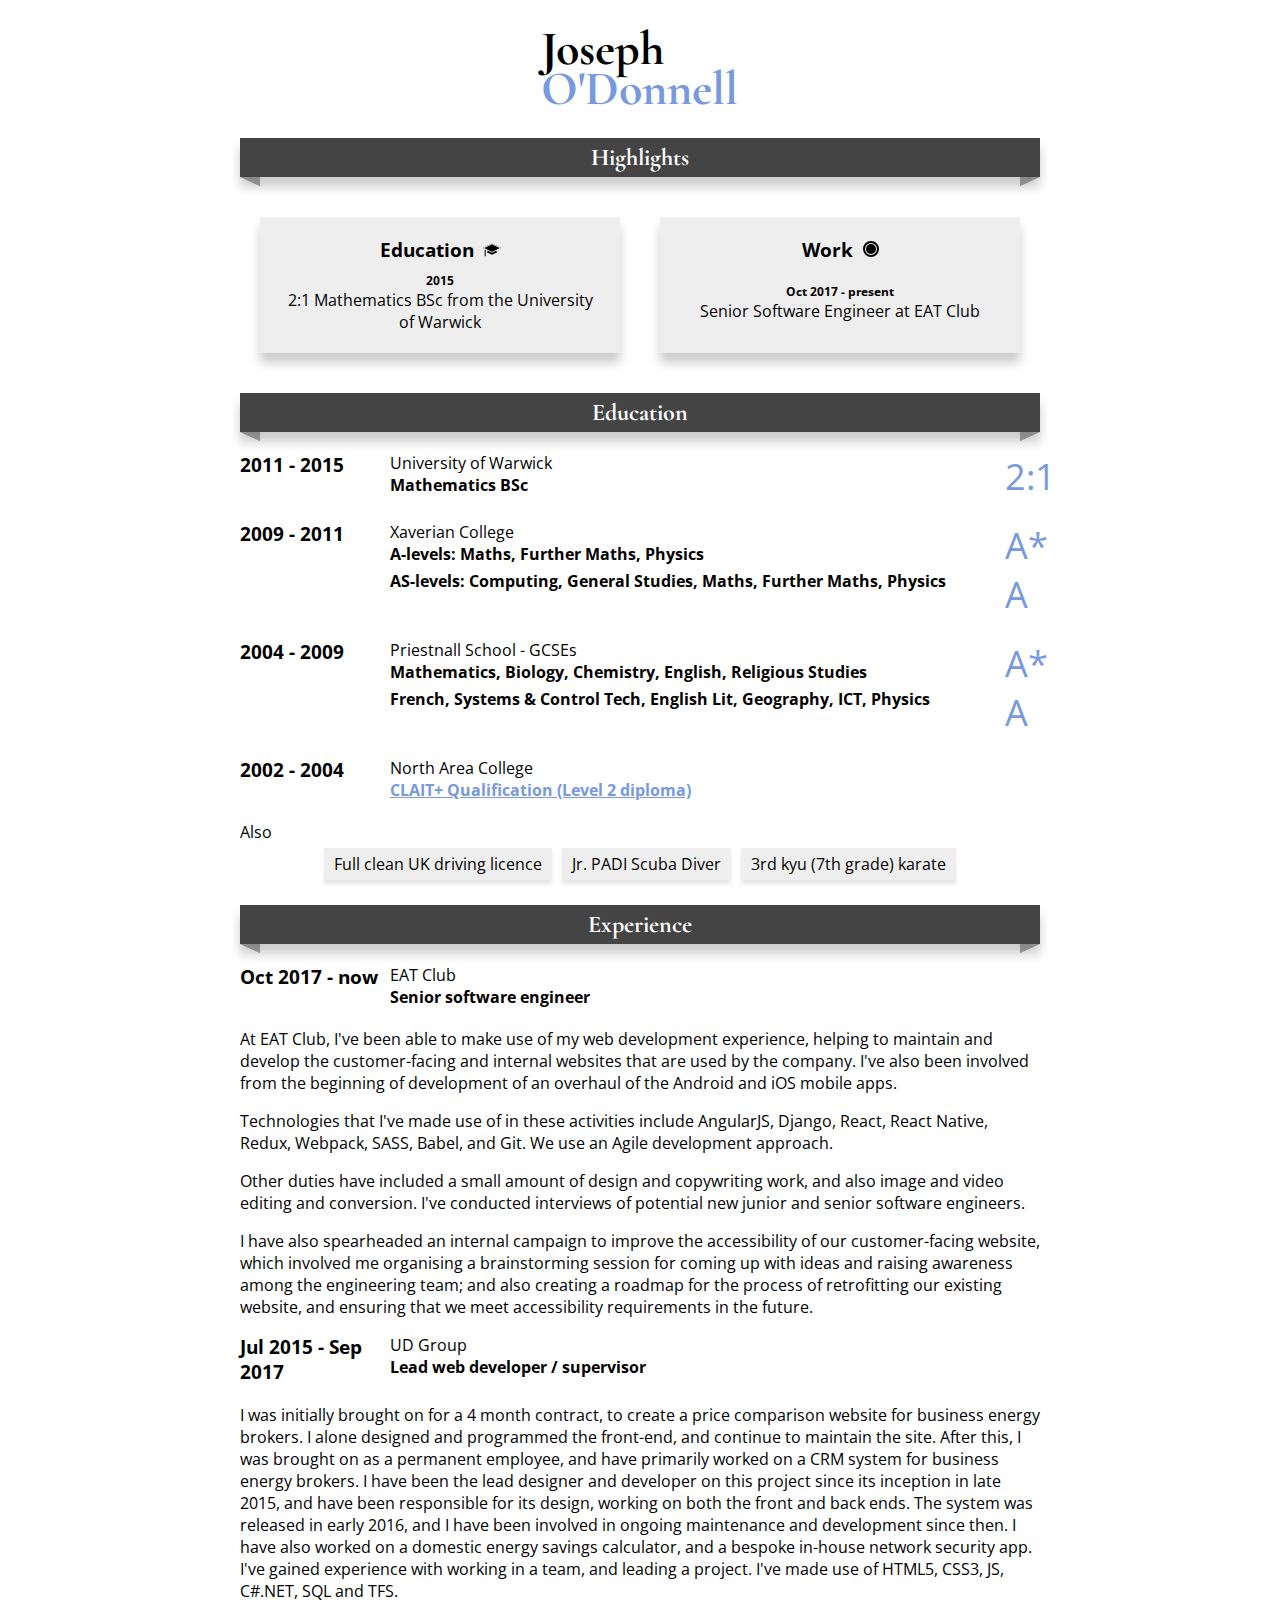
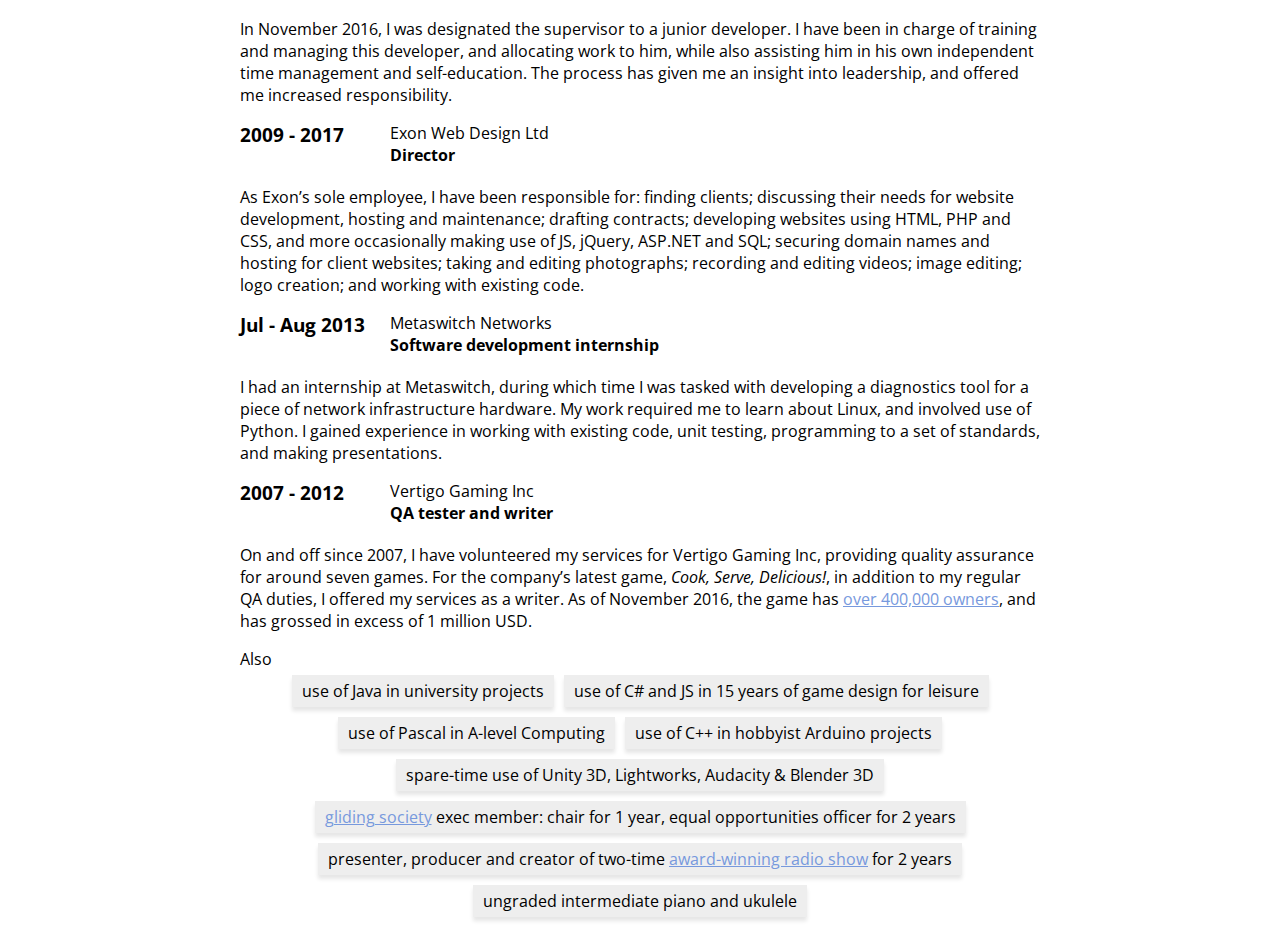
<file: index.html>
<!doctype html>
<html>
  <head>
      <meta charset="utf-8">
      <meta name="viewport" content="width=device-width, initial-scale=1">
      <title>Joseph O'Donnell</title>

      <link rel="stylesheet" href="main.css">
      <link href="https://fonts.googleapis.com/css?family=Cormorant+Garamond:300,400,700|Open+Sans+Condensed:300,700" rel="stylesheet">
  </head>
  <body>
        <h1><span>Joseph</span>O'Donnell</h1>

    <h2>Highlights</h2>
    <ul class="highlights">
      <li>
        <h3>Education
        <div class="highlight-icon hi-edu"></div>
      </h3>
        <div class="dates">2015</div>
        <div>2:1 Mathematics BSc from the University of Warwick</div>
      </li>
      <li>
        <h3>
          Work
          <div class="highlight-icon hi-ftw"></div>
        </h3>
        <div>
          <div class="dates">Oct 2017 - present</div>
          <div>Senior Software Engineer at EAT Club</div>
        </div>
      </li>
    </ul>

    <h2>Education</h2>
    <div class="interval">
      <h3>2011 - 2015</h3>
      <ul>
        <li>
          <div class="grade">2:1</div>
          <div class="place">University of Warwick</div>
          <div class="thing">Mathematics BSc</div>
        </li>
      </ul>
    </div>
    <div class="interval">
      <h3>2009 - 2011</h3>
      <ul>
        <li>
          <div class="grade">A*</div>
          <div class="place">Xaverian College</div>
          <div class="thing">A-levels: Maths, Further Maths, Physics</div>
        </li>
        <li>
          <div class="grade">A</div>
          <div class="thing">AS-levels: Computing, General Studies, Maths, Further Maths, Physics</div>
        </li>
      </ul>
    </div>
    <div class="interval">
      <h3>2004 - 2009</h3>
      <ul>
        <li>
          <div class="grade">A*</div>
          <div class="place">Priestnall School - GCSEs</div>
          <div class="thing">Mathematics, Biology, Chemistry, English, Religious Studies</div>
        </li>
        <li>
          <div class="grade">A</div>
          <div class="thing">French, Systems &amp; Control Tech, English Lit, Geography, ICT, Physics</div>
        </li>
      </ul>
    </div>
    <div class="interval">
      <h3>2002 - 2004</h3>
      <ul>
        <li>
          <div class="place">North Area College</div>
          <div class="thing"><a href="http://www.ocr.org.uk/qualifications/vocationally-related-qualifications-nqf-it-users-level-2-certificate-diploma-clait-plus-international-04637/">CLAIT+ Qualification (Level 2 diploma)</a></div>
        </li>
      </ul>
    </div>
    <div class="interval">
      <ul>
        <li>
          <div class="place">Also</div>
          <ul class="misc">
            <li>Full clean UK driving licence</li>
            <li>Jr. PADI Scuba Diver</li>
            <li>3rd kyu (7th grade) karate</li>
          </ul>
        </li>
      </ul>
    </div>

    <h2 style="page-break-before: always;">Experience</h2>
    <div class="interval">
      <h3>Oct 2017 - now</h3>
      <ul>
        <li>
          <div class="place">EAT Club</div>
          <div class="thing">Senior software engineer</div>
        </li>
      </ul>
    </div>
    <p>At EAT Club, I've been able to make use of my web development experience,
      helping to maintain and develop the customer-facing and
      internal websites that are used by the company. I've also been involved from
      the beginning of development of an overhaul of the
      Android and iOS mobile apps.</p>
    <p>Technologies that I've made use of in these activities include AngularJS,
      Django, React, React Native, Redux, Webpack, SASS, Babel, and
      Git. We use an Agile development approach.</p>
    <p>Other duties have included a small amount of design and copywriting work, and
      also image and video editing and conversion. I've
      conducted interviews of potential new junior and senior software
      engineers.</p>
    <p>I have also spearheaded an internal campaign to improve the accessibility of
      our customer-facing website, which involved me organising
      a brainstorming session for coming up with ideas and raising awareness among
      the engineering team; and also creating a roadmap for
      the process of retrofitting our existing website, and ensuring that we meet
      accessibility requirements in the future.</p>
    <div class="interval">
      <h3>Jul 2015 - Sep 2017</h3>
      <ul>
        <li>
          <div class="place">UD Group</div>
          <div class="thing">Lead web developer / supervisor</div>
        </li>
      </ul>
    </div>
    <p>I was initially brought on for a 4 month contract, to create a price comparison website for business energy brokers. I alone designed and programmed the front-end, and continue to maintain the site. After this, I was brought on as a permanent employee, and have primarily worked on a CRM system for business energy brokers. I have been the lead designer and developer on this project since its inception in late 2015, and have been responsible for its design, working on both the front and back ends. The system was released in early 2016, and I have been involved in ongoing maintenance and development since then. I have also worked on a domestic energy savings calculator, and a bespoke in-house network security app. I've gained experience with working in a team, and leading a project. I've made use of HTML5, CSS3, JS, C#.NET, SQL and TFS.</p>
    <p>In November 2016, I was designated the supervisor to a junior developer. I have been in charge of training and managing this developer, and allocating work to him, while also assisting him in his own independent time management and self-education. The process has given me an insight into leadership, and offered me increased responsibility.</p>
    <div class="interval">
      <h3>2009 - 2017</h3>
      <ul>
        <li>
          <div class="place">Exon Web Design Ltd</div>
          <div class="thing">Director</div>
        </li>
      </ul>
    </div>
    <p>As Exon’s sole employee, I have been responsible for: finding clients; discussing their needs for website development, hosting and maintenance; drafting contracts; developing websites using HTML, PHP and CSS, and more occasionally making use of JS, jQuery, ASP.NET and SQL; securing domain names and hosting for client websites; taking and editing photographs; recording and editing videos; image editing; logo creation; and working with existing code.</p>
    <div class="interval">
      <h3>Jul - Aug 2013</h3>
      <ul>
        <li>
          <div class="place">Metaswitch Networks</div>
          <div class="thing">Software development internship</div>
        </li>
      </ul>
    </div>
    <p>I had an internship at Metaswitch, during which time I was tasked with developing a diagnostics tool for a piece of network infrastructure hardware. My work required me to learn about Linux, and involved use of Python. I gained experience in working with existing code, unit testing, programming to a set of standards, and making presentations.</p>
    <div class="interval">
      <h3>2007 - 2012</h3>
      <ul>
        <li>
          <div class="place">Vertigo Gaming Inc</div>
          <div class="thing">QA tester and writer</div>
        </li>
      </ul>
    </div>
    <p>On and off since 2007, I have volunteered my services for Vertigo Gaming Inc, providing quality assurance for around seven games. For the company’s latest game, <em>Cook, Serve, Delicious!</em>, in addition to my regular QA duties, I offered my services as a writer. As of November 2016, the game has <a href="http://www.steamspy.com/app/247020">over 400,000 owners</a>, and has grossed in excess of 1 million USD.</p>
    <div class="interval">
      <ul>
        <li>
          <div class="place">Also</div>
          <ul class="misc">
            <li>use of Java in university projects</li>
            <li>use of C# and JS in 15 years of game design for leisure</li>
            <li>use of Pascal in A-level Computing</li>
            <li>use of C++ in hobbyist Arduino projects</li>
            <li>spare-time use of Unity 3D, Lightworks, Audacity &amp; Blender 3D</li>
            <li><a href="http://www.warwickgliding.co.uk/">gliding society</a> exec member: chair for 1 year, equal opportunities officer for 2 years</li>
            <li>presenter, producer and creator of two-time <a href="http://www.radio.warwick.ac.uk/shows/3608/">award-winning radio show</a> for 2 years</li>
            <li>ungraded intermediate piano and ukulele</li>
          </ul>
        </li>
      </ul>
    </div>
  </body>
</html>
</file>
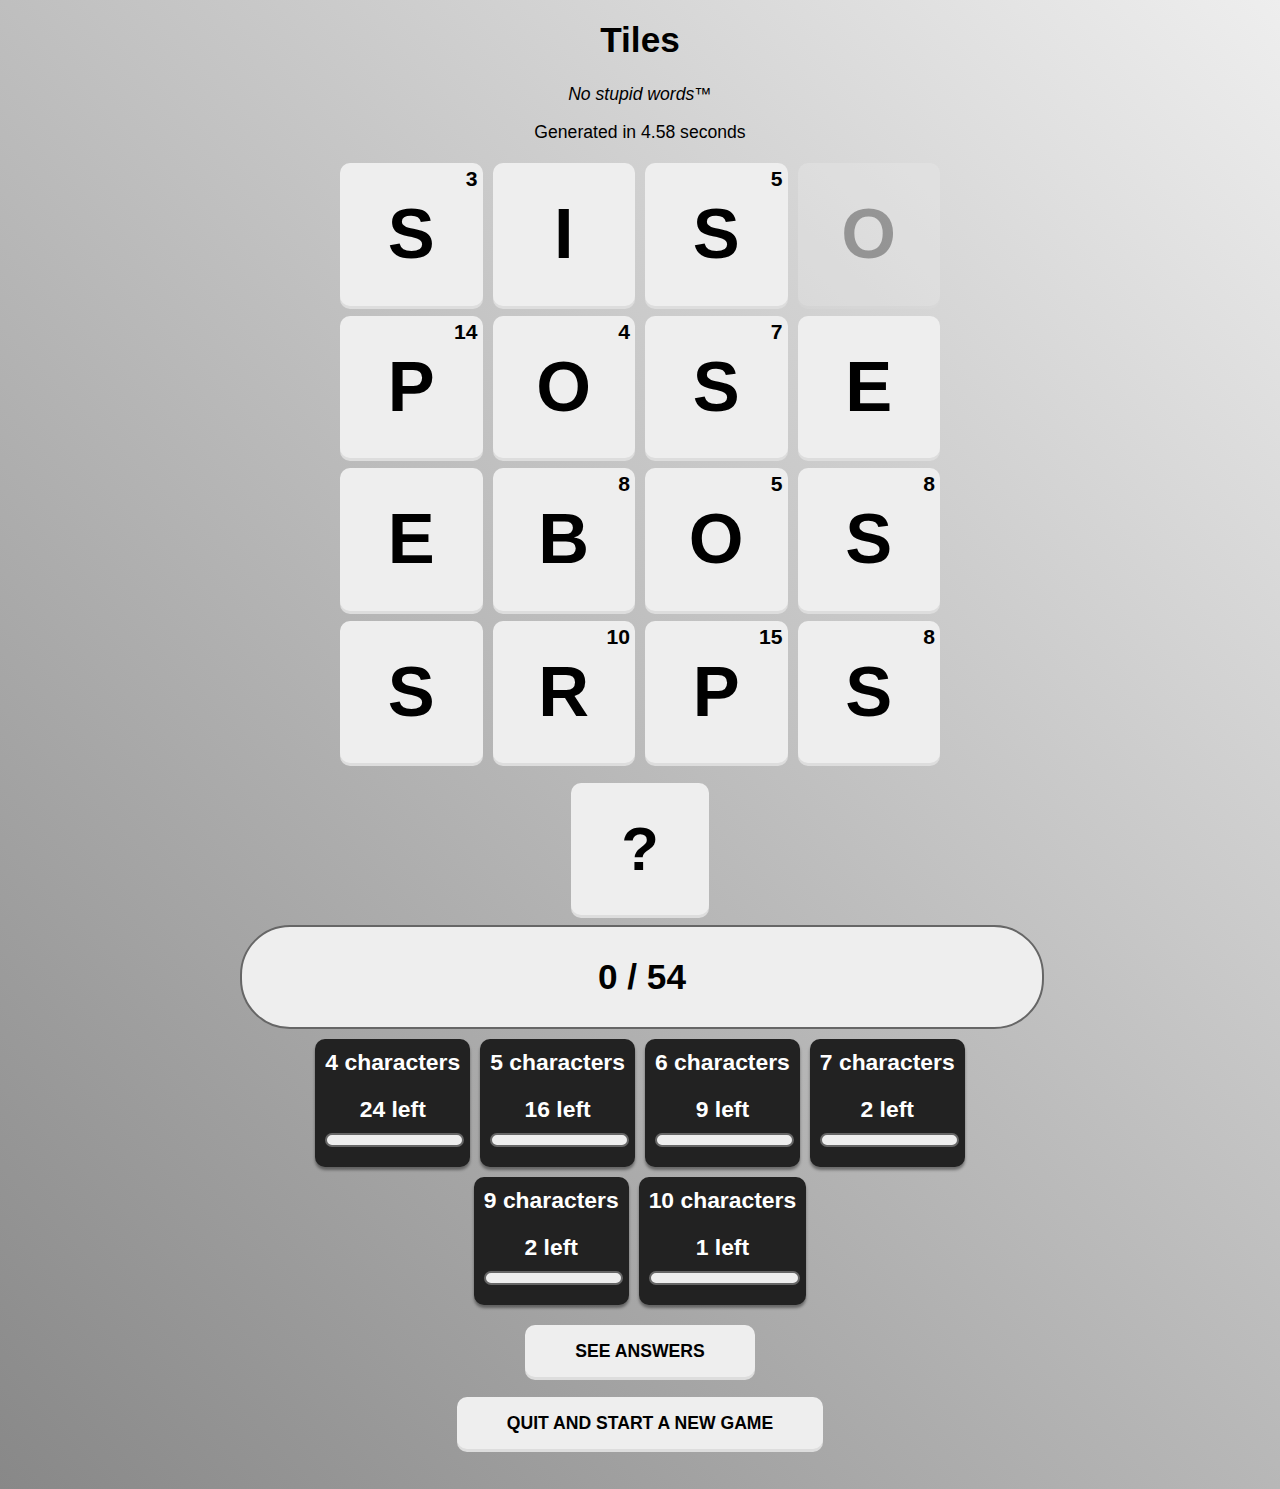
<file: tiles/index.html>
<!DOCTYPE html>
<html lang="en">
  <head>
    <link rel="stylesheet" href="index.ed5f7d5b.css" />
    <meta charset="utf-8" />
    <meta name="viewport" content="width=device-width, initial-scale=1" />
    <title>Tiles</title>
  </head>
  <body>
    <div id="app"></div>
    <script type="module" src="index.479ba2d1.js"></script>
  </body>
</html>
</file>
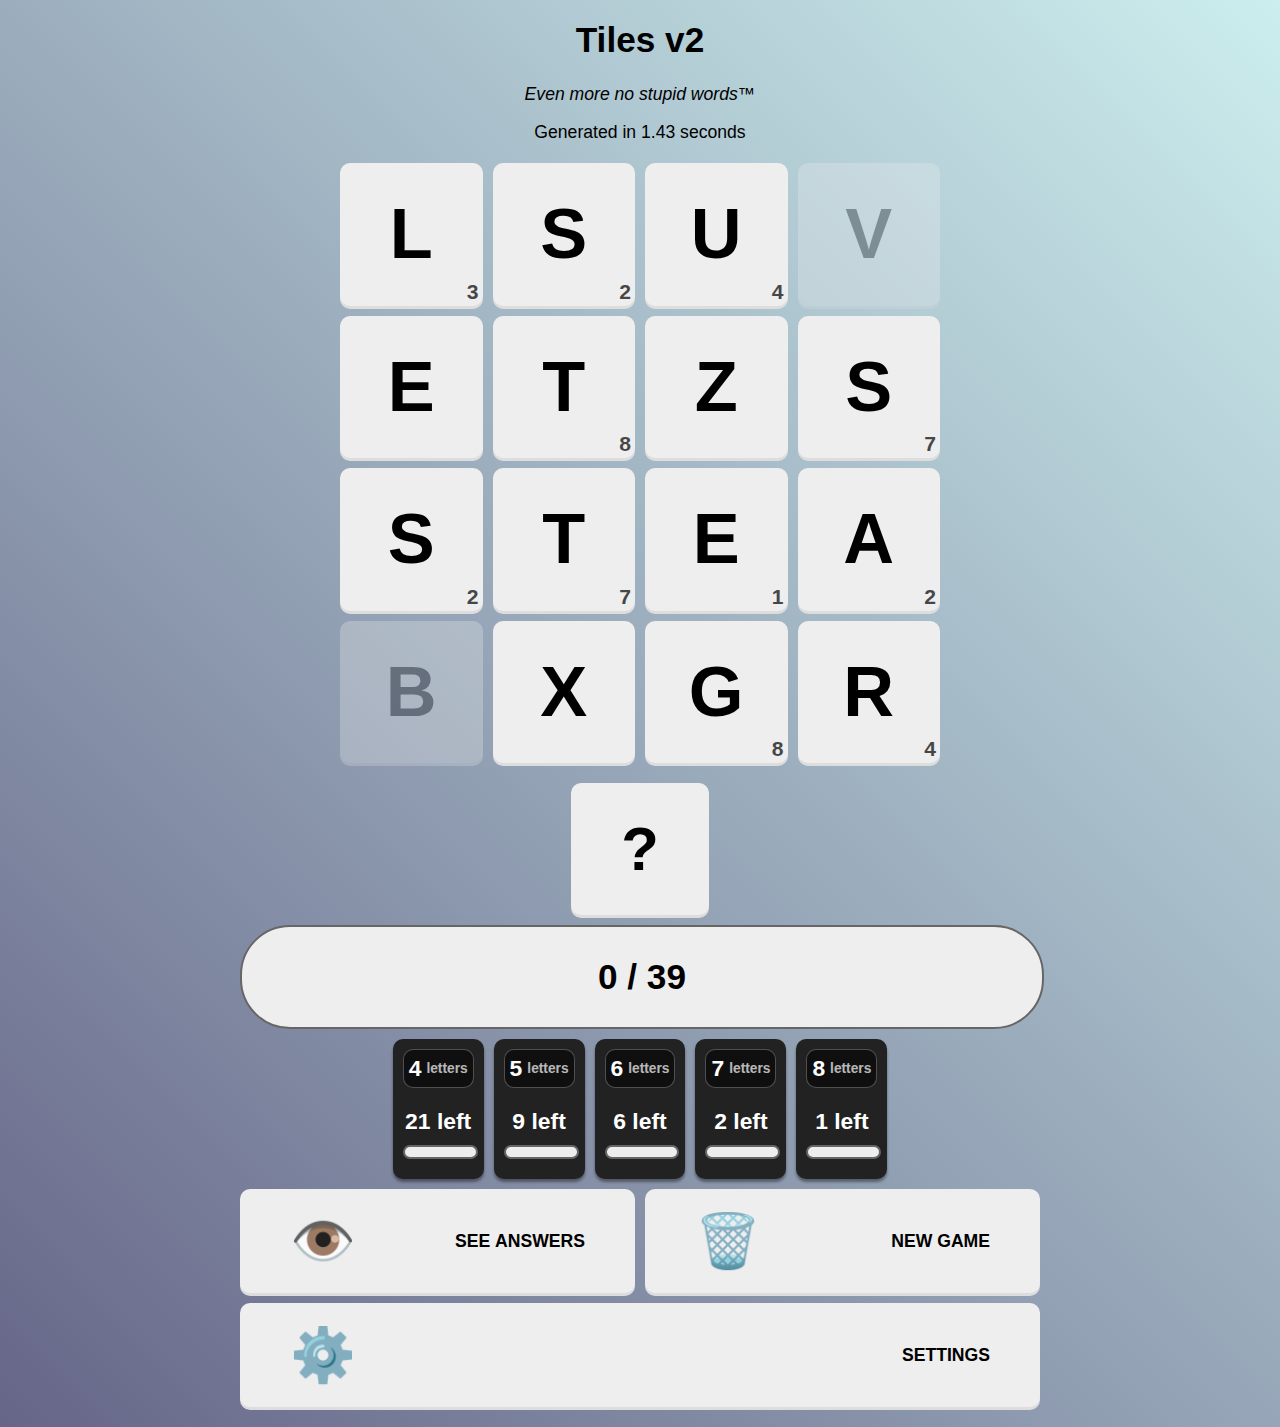
<file: tiles2/index.html>
<!DOCTYPE html>
<html lang="en">
  <head>
    <link rel="stylesheet" href="index.fb0e2a56.css" />
    <meta charset="utf-8" />
    <meta name="viewport" content="width=device-width, initial-scale=1" />
    <title>Tiles</title>
  </head>
  <body>
    <div id="app"></div>
    <script type="module" src="index.5fbe14da.js"></script>
  </body>
</html>
</file>
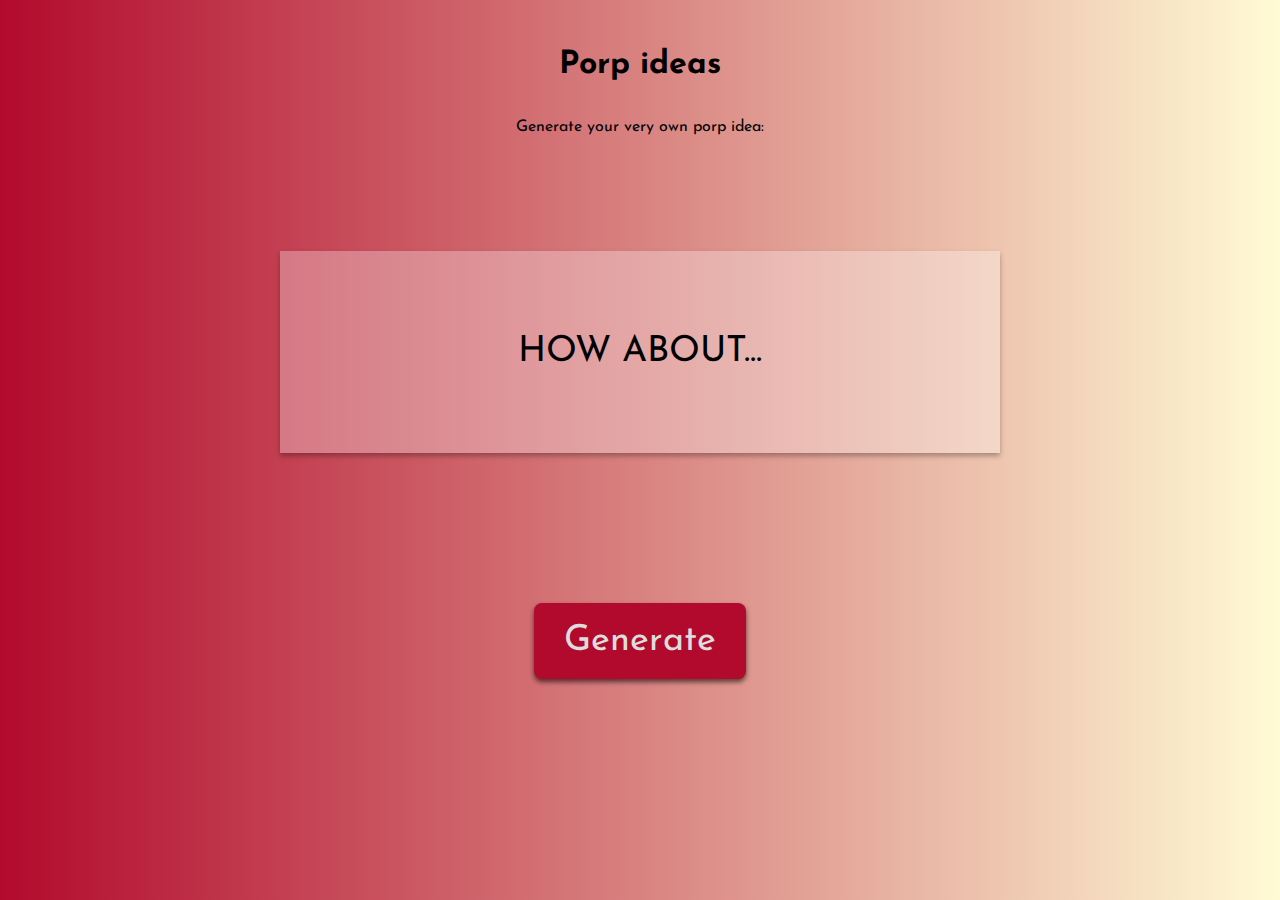
<file: porp.html>
<html>
  <head>
    <title>Porp ideas</title>
    <link href="https://fonts.googleapis.com/css?family=Josefin+Sans" rel="stylesheet">
    <style>
      html {
        background: #fffbd5;
        background: linear-gradient(to right, #b20a2c, #fffbd5);
        margin-top: 20px;
        text-align: center;
      }
      html, button {
        font-family: 'Josefin Sans', sans-serif;
      }
      body {
        display: flex;
        flex-direction: column;
      }
      .idea {
        background: rgba(255,255,255,.3);
        box-shadow: rgba(0,0,0,.3) 0 3px 5px;
        display: flex;
        flex: 1;
        flex-direction: column;
        font-size: 36px;
        justify-content: center;
        line-height: 1.4;
        margin: 100px auto;
        padding: 40px;
        text-transform: uppercase;
        width: 640px;
      }
      .button-container {
        flex-shrink: 0;
        padding: 50px;
      }
      button {
        background: #b20a2c;
        border: none;
        border-radius: 8px;
        box-shadow: rgba(0,0,0,.6) 0 3px 5px;
        color: #ddd;
        cursor: pointer;
        font-size: 36px;
        outline: none;
        padding: 20px 30px;
        transform-origin: bottom;
        transition: 0.1s ease all;
      }
      button:hover {
        box-shadow: rgba(0,0,0,.5) 0 3px 10px;
        transform: scale(1.02);
      }
      button:active {
        box-shadow: black 0 0 0;
        transform: scale(1);
      }
    </style>
  </head>
  <body>
    <h1>Porp ideas</h1>
    <p>
      Generate your very own porp idea:
    </p>
    <div class="idea">
      <p id="idea-box">How about...</p>
    </div>
    <div class="button-container">
      <button id="generate-button">Generate</button>
    </div>
    <script type="text/javascript">
      function makeIdea() {
        const nouns = `aardvark,abacus,abbey,abdomen,ability,abolishment,abroad,abuse,accelerant,accelerator,access,accident,accommodation,accompanist,accordion,account,accountant,achiever,acid,acknowledgment,acoustic,acoustics,acrylic,act,action,activity,actor,actress,acupuncture,ad,adapter,addiction,addition,address,adjustment,administration,adrenalin,adult,adulthood,advance,advancement,advantage,advertisement,advertising,advice,affair,affect,aftermath,afternoon,aftershave,aftershock,afterthought,age,agency,agenda,agent,aggression,aglet,agreement,aid,air,airbag,airbus,airfare,airforce,airline,airmail,airplane,airport,airship,alarm,alb,albatross,alcohol,alcove,alder,algebra,alibi,allergist,alley,alligator,alloy,almanac,almond,alpaca,alpenglow,alpenhorn,alpha,alphabet,alternative,altitude,alto,aluminium,aluminum,ambassador,ambition,ambulance,amendment,amount,amusement,anagram,analgesia,analog,analogue,analogy,analysis,analyst,anatomy,anesthesiology,anethesiologist,anger,angiosperm,angle,angora,angstrom,anguish,animal,anime,ankle,anklet,annual,anorak,answer,ant,anteater,antechamber,antelope,anthony,anthropology,antler,ants,anxiety,anybody,anything,anywhere,apartment,ape,aperitif,apology,apparatus,apparel,appeal,appearance,appendix,applause,apple,applewood,appliance,application,appointment,approval,apron,apse,aquifer,arch,archaeology,archeology,archer,architect,architecture,arch-rival,area,argument,arithmetic,arm,armadillo,armament,armchair,armoire,armor,arm-rest,army,arrival,arrow,art,artichoke,article,artificer,ascot,ash,ashram,ashtray,aside,ask,asparagus,aspect,asphalt,assignment,assist,assistance,assistant,associate,association,assumption,asterisk,astrakhan,astrolabe,astrologer,astrology,astronomy,atelier,athlete,athletics,atmosphere,atom,atrium,attachment,attack,attempt,attendant,attention,attenuation,attic,attitude,attorney,attraction,audience,auditorium,aunt,author,authorisation,authority,authorization,automaton,avalanche,avenue,average,award,awareness,azimuth,babe,babies,baboon,babushka,baby,back,backbone,backdrop,background,backpack,bacon,bad,badge,badger,bafflement,bag,bagel,baggage,bagpipe,bail,bait,bake,baker,bakery,bakeware,balaclava,balalaika,balance,balcony,ball,ballet,balloon,ballpark,bamboo,banana,band,bandana,bandanna,bandolier,bangle,banjo,bank,bankbook,banker,banquette,baobab,bar,barbeque,barber,barbiturate,barge,baritone,barium,barn,barometer,barracks,barstool,base,baseball,basement,basin,basis,basket,basketball,bass,bassinet,bassoon,bat,bath,bather,bathhouse,bathrobe,bathroom,bathtub,batter,battery,batting,battle,battleship,bay,bayou,beach,bead,beak,beam,bean,beanie,beanstalk,bear,beard,beast,beat,beautiful,beauty,beaver,bed,bedroom,beds,bee,beech,beef,beer,beet,beetle,beggar,beginner,beginning,begonia,behavior,beheading,behest,being,belfry,belief,believe,bell,belligerency,bellows,bells,belly,belt,bench,bend,beneficiary,benefit,bengal,beret,berry,bestseller,best-seller,bet,beverage,beyond,bibliography,bicycle,bid,bidet,bifocals,big,big-rig,bijou,bike,bikes,bikini,bill,billboard,bin,biology,biplane,birch,bird,birdbath,birdcage,birdhouse,birds,bird-watcher,birth,birthday,bit,bite,bitter,black,blackberry,blackboard,blackfish,bladder,blade,blame,blank,blanket,blazer,blight,blind,blinker,blister,blizzard,block,blocker,blood,bloodflow,bloom,bloomers,blossom,blouse,blow,blowgun,blowhole,blue,blueberry,boar,board,boat,boat-building,boatload,boatyard,bobcat,body,bog,bolero,bolt,bomb,bomber,bondsman,bone,bongo,bonnet,bonsai,bonus,boogeyman,book,bookcase,bookend,booklet,books,booster,boot,bootee,bootie,boots,booty,border,bore,bosom,boss,botany,bother,bottle,bottling,bottom,bottom-line,boudoir,bough,boundary,bow,bower,bowl,bowler,bowling,bowtie,box,boxer,boxspring,boy,boyfriend,bra,brace,bracelet,bracket,brain,brake,branch,brand,brandy,brass,brassiere,bratwurst,brave,bread,breadcrumb,break,breakfast,breakpoint,breast,breastplate,breath,breeze,bribery,brick,bricklaying,bridge,brief,briefs,brilliant,british,broad,broccoli,brochure,broiler,broker,brome,bronchitis,bronco,bronze,brooch,brood,brook,broom,brother,brother-in-law,brow,brown,brush,brushfire,brushing,bubble,bucket,buckle,bud,buddy,budget,buffer,buffet,bug,buggy,bugle,building,bulb,bull,bulldozer,bullet,bull-fighter,bumper,bun,bunch,bungalow,bunghole,bunkhouse,burglar,burlesque,burn,burn-out,burst,bus,bush,bushes,business,bust,bustle,butane,butcher,butter,button,buy,buyer,buzzard,cabana,cabbage,cabin,cabinet,cable,caboose,cacao,cactus,caddy,cadet,cafe,caftan,cake,cakes,calcification,calculation,calculator,calculus,calendar,calf,calico,call,calm,camel,cameo,camera,camp,campaign,campanile,can,canal,cancel,cancer,candelabra,candidate,candle,candy,cane,cannon,canoe,canon,canopy,canteen,canvas,cap,cape,capital,capitulation,capon,cappelletti,cappuccino,captain,caption,car,caravan,carbon,card,cardboard,cardigan,care,career,cargo,carload,carnation,carol,carotene,carp,carpenter,carpet,carport,carriage,carrier,carrot,carry,cars,cart,cartilage,cartload,cartoon,cartridge,cascade,case,casement,cash,cashier,casino,casserole,cassock,cast,castanet,castanets,castle,cat,catacomb,catamaran,catch,category,caterpillar,cathedral,cats,catsup,cattle,cauliflower,cause,caution,cave,c-clamp,cd,ceiling,celebration,celeriac,celery,celeste,cell,cellar,cello,celsius,cement,cemetery,cenotaph,census,cent,center,centimeter,centurion,century,cephalopod,ceramic,cereal,certification,cesspool,chafe,chain,chainstay,chair,chairlift,chairman,chairperson,chaise,chalet,chalice,chalk,challenge,champion,championship,chance,chandelier,change,channel,chaos,chap,chapel,chapter,character,chard,charge,charity,charlatan,charles,charm,chart,chastity,chasuble,chateau,chauffeur,chauvinist,check,checkroom,cheek,cheese,cheetah,chef,chemical,chemistry,cheque,cherries,cherry,chess,chest,chick,chicken,chickens,chicory,chief,chiffonier,child,childhood,children,chill,chime,chimpanzee,chin,chino,chip,chipmunk,chit-chat,chivalry,chive,chocolate,choice,choker,chop,chopstick,chord,chowder,chrome,chromolithograph,chronograph,chronometer,chub,chug,church,churn,cicada,cigarette,cinema,circle,circulation,circumference,cirrus,citizenship,city,civilisation,claim,clam,clank,clapboard,clarinet,clasp,class,classic,classroom,clause,clave,clavicle,clavier,cleaner,cleat,cleavage,clef,cleric,clerk,click,client,cliff,climate,climb,clip,clipper,cloak,cloakroom,clock,clockwork,clogs,cloister,close,closet,cloth,clothes,clothing,cloud,cloudburst,cloudy,clove,clover,club,clue,clutch,coach,coal,coast,coat,cob,cobweb,cockpit,cockroach,cocktail,cocoa,cod,code,codon,codpiece,coevolution,coffee,coffin,coil,coin,coinsurance,coke,cold,coliseum,collar,collection,college,collision,colloquia,colon,colonisation,colony,color,colt,column,columnist,comb,combat,combination,combine,comfort,comfortable,comic,comma,command,comment,commerce,commercial,commission,committee,common,communicant,communication,community,company,comparison,compassion,competition,competitor,complaint,complement,complex,component,comportment,composer,composition,compost,comprehension,compulsion,computer,comradeship,concentrate,concept,concern,concert,conclusion,concrete,condition,condominium,condor,conductor,cone,confectionery,conference,confidence,confirmation,conflict,confusion,conga,congo,congress,congressman,congressperson,conifer,connection,consent,consequence,consideration,consist,console,consonant,conspirator,constant,constellation,construction,consul,consulate,contact,contact lens,contagion,content,contest,context,continent,contract,contrail,contrary,contribution,control,convection,conversation,convert,convertible,cook,cookie,cooking,coonskin,cope,cop-out,copper,co-producer,copy,copyright,copywriter,cord,corduroy,cork,cormorant,corn,corner,cornerstone,cornet,corral,correspondent,corridor,corruption,corsage,cost,costume,cot,cottage,cotton,couch,cougar,cough,council,councilman,councilor,councilperson,count,counter,counter-force,countess,country,county,couple,courage,course,court,cousin,covariate,cover,coverall,cow,cowbell,cowboy,cows,crab,crack,cracker,crackers,cradle,craft,craftsman,crash,crate,cravat,craw,crawdad,crayfish,crayon,crazy,cream,creative,creator,creature,creche,credenza,credit,creditor,creek,creme brulee,crest,crew,crib,cribbage,cricket,cricketer,crime,criminal,crinoline,criteria,criterion,criticism,crocodile,crocus,croissant,crook,crop,cross,cross-contamination,cross-stitch,crotch,croup,crow,crowd,crown,crude,crush,cry,crystallography,cub,cuckoo,cucumber,cuff-links,cultivar,cultivator,culture,culvert,cummerbund,cup,cupboard,cupcake,cupola,curio,curl,curler,currency,current,cursor,curtain,curve,cushion,custard,customer,cut,cuticle,cutlet,cutover,cutting,cyclamen,cycle,cyclone,cylinder,cymbal,cymbals,cynic,cyst,cytoplasm,dad,daffodil,dagger,dahlia,daisy,damage,dame,dance,dancer,dancing,danger,daniel,dare,dark,dart,dash,dashboard,data,database,date,daughter,david,day,daybed,dead,deadline,deal,dealer,dear,death,deathwatch,debate,debt,debtor,decade,decimal,decision,deck,declination,decongestant,decrease,decryption,dedication,deep,deer,defense,deficit,definition,deformation,degree,delay,delete,delight,delivery,demand,demur,den,denim,dentist,deodorant,department,departure,dependent,deployment,deposit,depression,depressive,depth,deputy,derby,derrick,description,desert,design,designer,desire,desk,dessert,destiny,destroyer,destruction,detail,detainment,detective,detention,determination,development,deviance,device,devil,dew,dhow,diadem,diamond,diaphragm,diarist,dibble,dickey,dictaphone,diction,dictionary,diet,difference,differential,difficulty,dig,digestion,digger,digital,dignity,dilapidation,dill,dime,dimension,dimple,diner,dinghy,dinner,dinosaur,dinosaurs,diploma,dipstick,direction,director,dirndl,dirt,disadvantage,disarmament,disaster,discipline,disco,disconnection,discount,discovery,discrepancy,discussion,disease,disembodiment,disengagement,disguise,disgust,dish,dishes,dishwasher,disk,display,disposer,distance,distribution,distributor,district,divan,diver,divide,divider,diving,division,dock,doctor,document,doe,dog,dogs,dogsled,dogwood,doll,dollar,dolls,dolman,dolphin,domain,donkey,door,doorknob,doorpost,dory,dot,double,doubling,doubt,doubter,downforce,downgrade,downtown,draft,drag,dragon,dragonfly,dragster,drain,drake,drama,dramaturge,draw,drawbridge,drawer,drawing,dream,dredger,dress,dresser,dressing,drill,drink,drive,driver,driveway,driving,drizzle,dromedary,drop,drug,drum,drummer,drunk,dry,dryer,duck,duckling,ducks,dud,due,duffel,dugout,dulcimer,dumbwaiter,dump,dump truck,dune buggy,dungarees,dungeon,duplexer,dust,dust storm,duster,duty,dwarf,dwelling,dynamo,eagle,ear,eardrum,earmuffs,earplug,earrings,earth,earthquake,earthworm,ease,easel,east,eat,eave,eavesdropper,e-book,ecclesia,eclipse,ecliptic,economics,economy,ecumenist,eddy,edge,edger,editor,editorial,education,edward,eel,effacement,effect,effective,efficacy,efficiency,effort,egg,egghead,eggnog,eggplant,eggs,eight,ejector,elbow,election,electricity,electrocardiogram,element,elephant,elevator,elixir,elk,ellipse,elm,elongation,embossing,emergence,emergency,emergent,emery,emotion,emphasis,employ,employee,employer,employment,empowerment,emu,encirclement,encyclopedia,end,endothelium,enemy,energy,engine,engineer,engineering,enigma,enjoyment,enquiry,entertainment,enthusiasm,entrance,entry,environment,envy,epauliere,epee,ephemera,ephemeris,epoch,eponym,epoxy,equal,equinox,equipment,equivalent,era,e-reader,error,escape,ese,espadrille,espalier,essay,establishment,estate,estimate,estrogen,estuary,ethernet,ethics,euphonium,eurocentrism,europe,evaluator,evening,evening-wear,event,eviction,evidence,evocation,evolution,exam,examination,examiner,example,exchange,excitement,exclamation,excuse,executor,exercise,exhaust,ex-husband,exile,existence,exit,expansion,expansionism,experience,expert,explanation,exposition,expression,extension,extent,external,extreme,ex-wife,eye,eyeball,eyebrow,eyebrows,eyeglasses,eyelash,eyelashes,eyelid,eyelids,eyeliner,eyes,eyestrain,face,facelift,facet,facilities,facsimile,fact,factor,factory,faculty,fahrenheit,fail,failure,fairies,fairy,faith,fall,falling-out,fame,familiar,family,fan,fang,fanlight,fanny,fanny-pack,farm,farmer,fascia,fat,father,father-in-law,fatigues,faucet,fault,fawn,fax,fear,feast,feather,feature,fedelini,fedora,fee,feed,feedback,feel,feeling,feet,felony,female,fen,fence,fencing,fender,ferry,ferryboat,fertilizer,few,fiber,fiberglass,fibre,fiction,fiddle,field,fifth,fight,fighter,figure,figurine,file,fill,filly,film,filth,final,finance,find,finding,fine,finger,fingernail,finish,finisher,fir,fire,fireman,fireplace,firewall,fish,fishbone,fisherman,fishery,fishing,fishmonger,fishnet,fisting,fix,fixture,flag,flame,flanker,flare,flash,flat,flatboat,flavor,flax,fleck,fleece,flesh,flight,flintlock,flip-flops,flock,flood,floor,floozie,flour,flow,flower,flowers,flu,flugelhorn,fluke,flute,fly,flytrap,foam,fob,focus,fog,fold,folder,following,fondue,font,food,foot,football,footnote,footrest,foot-rest,footstool,foray,force,forearm,forebear,forecast,forehead,forest,forestry,forever,forgery,fork,form,formal,format,former,fort,fortnight,fortress,fortune,forum,foundation,fountain,fowl,fox,foxglove,fragrance,frame,fratricide,fraudster,frazzle,freckle,freedom,freeplay,freeze,freezer,freight,freighter,freon,fresco,friction,fridge,friend,friends,friendship,frigate,fringe,frock,frog,frogs,front,frost,frown,fruit,frustration,fuel,fulfillment,full,fun,function,fundraising,funeral,funny,fur,furnace,furniture,fusarium,futon,future,gaffer,gain,gaiters,gale,gall-bladder,gallery,galley,gallon,galn,galoshes,game,gamebird,gamma-ray,gander,gap,garage,garb,garbage,garden,garlic,garment,garter,gas,gasoline,gastropod,gate,gateway,gather,gauge,gauntlet,gazebo,gazelle,gear,gearshift,geese,gelding,gem,gemsbok,gender,gene,general,genetics,geography,geology,geometry,george,geranium,gerbil,geyser,gherkin,ghost,giant,giants,gift,gigantism,ginseng,giraffe,girdle,girl,girlfriend,girls,git,give,glad,gladiolus,gland,glass,glasses,glen,glider,gliding,glockenspiel,glove,gloves,glue,glut,go,goal,goat,gobbler,god,godmother,goggles,go-kart,gold,goldfish,golf,gondola,gong,good,goodbye,good-bye,goodie,goose,gopher,gore-tex,gorilla,gosling,gossip,governance,government,governor,gown,grab,grab-bag,grade,grain,gram,grammar,grand,granddaughter,grandfather,grandmom,grandmother,grandson,granny,grape,grapefruit,graph,graphic,grass,grasshopper,grassland,gratitude,gray,grease,great,great-grandfather,great-grandmother,greek,green,greenhouse,grenade,grey,grief,grill,grip,grit,grocery,ground,group,grouper,grouse,growth,guarantee,guard,guess,guest,guestbook,guidance,guide,guilt,guilty,guitar,guitarist,gum,gumshoes,gun,gutter,guy,gym,gymnast,gymnastics,gynaecology,gyro,habit,hacienda,hacksaw,hackwork,hail,hair,haircut,half,half-brother,half-sister,halibut,hall,hallway,hamaki,hamburger,hammer,hammock,hamster,hand,handball,hand-holding,handicap,handle,handlebar,handmaiden,hands,handsaw,hang,happiness,harbor,harbour,hardboard,hardcover,hardening,hardhat,hard-hat,hardware,harm,harmonica,harmony,harp,harpooner,harpsichord,hassock,hat,hatbox,hatchet,hate,hatred,haunt,haversack,hawk,hay,head,headlight,headline,headrest,health,hearing,heart,heartache,hearth,hearthside,heart-throb,heartwood,heat,heater,heaven,heavy,hedge,hedgehog,heel,height,heirloom,helen,helicopter,helium,hell,hellcat,hello,helmet,helo,help,hemp,hen,herb,heron,herring,hexagon,heyday,hide,high,highlight,high-rise,highway,hill,hip,hippodrome,hippopotamus,hire,history,hit,hive,hobbies,hobbit,hobby,hockey,hoe,hog,hold,hole,holiday,home,homework,homogenate,homonym,honesty,honey,honeybee,honoree,hood,hoof,hook,hope,hops,horn,hornet,horror,horse,horses,hose,hosiery,hospice,hospital,hospitality,host,hostel,hostess,hot,hot-dog,hotel,hour,hourglass,house,houseboat,houses,housework,housing,hovel,hovercraft,howitzer,hub,hubcap,hugger,human,humidity,humor,humour,hunger,hunt,hurdler,hurricane,hurry,hurt,husband,hut,hutch,hyacinth,hybridisation,hydrant,hydraulics,hydrofoil,hydrogen,hyena,hygienic,hyphenation,hypochondria,hypothermia,ice,icebreaker,icecream,ice-cream,icicle,icon,idea,ideal,if,igloo,ikebana,illegal,image,imagination,impact,implement,importance,impress,impression,imprisonment,improvement,impudence,impulse,inbox,incandescence,inch,incident,income,increase,independence,independent,index,indication,indigence,individual,industry,inevitable,infancy,inflammation,inflation,influence,information,infusion,inglenook,ingrate,initial,initiative,in-joke,injury,injustice,ink,in-laws,inlay,inn,innervation,innocence,innocent,input,inquiry,inscription,insect,inside,insolence,inspection,inspector,instance,instruction,instrument,instrumentalist,instrumentation,insulation,insurance,insurgence,intelligence,intention,interaction,interactive,interest,interferometer,interior,interloper,internal,international,internet,interpreter,intervenor,interview,interviewer,intestine,intestines,introduction,invention,inventor,inventory,investment,invite,invoice,iridescence,iris,iron,ironclad,irony,island,issue,it,item,jackal,jacket,jaguar,jail,jailhouse,jam,james,jar,jasmine,jaw,jealousy,jeans,jeep,jeff,jelly,jellyfish,jet,jewel,jewelry,jiffy,job,jockey,jodhpurs,joey,jogging,join,joint,joke,jot,journey,joy,judge,judgment,judo,juggernaut,juice,jumbo,jump,jumper,jumpsuit,junior,junk,junker,junket,jury,justice,jute,kale,kamikaze,kangaroo,karate,karen,kayak,kazoo,keep,kendo,ketch,ketchup,kettle,kettledrum,key,keyboard,keyboarding,keystone,kick,kick-off,kid,kidney,kidneys,kielbasa,kill,kilogram,kilometer,kilt,kimono,kind,kindness,king,kingfish,kiosk,kiss,kitchen,kite,kitten,kittens,kitty,kleenex,klomps,knee,kneejerk,knickers,knife,knife-edge,knight,knitting,knot,knowledge,knuckle,koala,kohlrabi,lab,laborer,labour,lace,lack,lacquerware,ladder,lady,ladybug,lake,lamb,lamp,lan,lanai,land,landform,landmine,landscape,language,lantern,lap,laparoscope,lapdog,laptop,larch,larder,lark,laryngitis,lasagna,latency,latex,lathe,latte,laugh,laughter,laundry,lava,law,lawn,lawsuit,lawyer,lay,layer,lead,leader,leadership,leading,leaf,league,leaker,learning,leash,leather,leave,leaver,lecture,leek,leg,legal,legging,legs,legume,lei,leisure,lemon,lemonade,lemur,length,lentil,leprosy,lesson,let,letter,letters,lettuce,level,lever,leverage,library,license,lie,lier,life,lift,light,lighting,lightning,lilac,lily,limit,limo,line,linen,liner,linguistics,link,linseed,lion,lip,lipstick,liquid,liquor,lisa,list,listen,literature,litigation,litter,liver,livestock,living,lizard,llama,load,loaf,loafer,loan,lobotomy,lobster,local,location,lock,locker,locket,locomotive,locust,loft,log,loggia,logic,loincloth,loneliness,long,look,loss,lot,lotion,lounge,lout,love,low,loyalty,luck,luggage,lumber,lumberman,lunch,luncheonette,lunchroom,lung,lunge,lute,luttuce,lycra,lye,lymphocyte,lynx,lyocell,lyre,lyric,macadamia,macaroni,machine,machinery,macrame,macrofauna,maelstrom,maestro,magazine,magic,maid,maiden,mail,mailbox,mailman,main,maintenance,major,major-league,make,makeup,male,mall,mallet,mambo,mammoth,man,management,manager,mandarin,mandolin,mangrove,manhunt,maniac,manicure,mankind,manner,manor,mansard,manservant,mansion,mantel,mantle,mantua,manufacturer,manx,many,map,maple,maraca,maracas,marble,mare,margin,mariachi,marimba,mark,market,marketing,marksman,marriage,marsh,marshland,marxism,mascara,mask,mass,massage,master,mastication,mastoid,mat,match,mate,material,math,mathematics,matter,mattock,mattress,maximum,maybe,mayonnaise,mayor,meal,meaning,measles,measure,measurement,meat,mechanic,media,medicine,medium,meet,meeting,megaliac,melody,member,membership,memory,men,menorah,mention,menu,mercury,mess,message,metal,metallurgist,meteor,meteorology,meter,methane,method,methodology,metro,metronome,mezzanine,mice,microlending,microwave,mid-course,middle,middleman,midi,midline,midnight,midwife,might,migrant,mile,milk,milkshake,millennium,millimeter,millisecond,mime,mimosa,mind,mine,mini,minibus,minimum,minion,mini-skirt,minister,minor,minor-league,mint,minute,mirror,miscarriage,miscommunication,misfit,misogyny,misplacement,misreading,miss,missile,mission,mist,mistake,mister,miter,mitten,mix,mixer,mixture,moat,mobile,moccasins,mocha,mode,model,modem,mole,mom,moment,monastery,monasticism,money,monger,monitor,monkey,monocle,monotheism,monsoon,monster,month,mood,moon,moonscape,moonshine,mop,morning,morsel,mortgage,mortise,mosque,mosquito,most,motel,moth,mother,mother-in-law,motion,motor,motorboat,motorcar,motorcycle,mound,mountain,mouse,mouser,mousse,moustache,mouth,mouton,move,mover,movie,mower,mud,mug,mukluk,mule,multimedia,muscle,musculature,museum,music,music-box,music-making,mustache,mustard,mutt,mycoplasma,n,nail,name,naming,nanoparticle,napkin,nasty,nation,national,native,natural,naturalisation,nature,neat,necessary,neck,necklace,necktie,need,needle,negative,negligee,negotiation,neologism,neon,nephew,nerve,nest,net,netball,netbook,netsuke,network,neurobiologist,neuropathologist,neuropsychiatry,news,newspaper,newsprint,newsstand,nexus,nicety,niche,nickel,niece,night,nightclub,nightgown,nightingale,nightlight,nitrogen,nobody,node,noise,nonbeliever,nonconformist,nondisclosure,nonsense,noodle,normal,norse,north,nose,note,notebook,nothing,notice,notify,notoriety,nougat,novel,nudge,number,numeracy,numeric,numismatist,nurse,nursery,nurture,nut,nutrition,nylon,oak,oar,oasis,oatmeal,obedience,obesity,obi,object,objective,obligation,oboe,observation,observatory,occasion,occupation,ocean,ocelot,octagon,octave,octavo,octet,octopus,odometer,oeuvre,offence,offer,office,officer,official,off-ramp,oil,okra,oldie,olive,omega,omelet,oncology,one,onion,open,opening,opera,operation,ophthalmologist,opinion,opium,opossum,opportunist,opportunity,opposite,option,orange,oranges,orangutan,orator,orchard,orchestra,orchid,order,ordinary,ordination,organ,organisation,organization,original,ornament,osmosis,osprey,ostrich,other,others,ott,otter,ounce,outback,outcome,outfit,outhouse,outlay,output,outrigger,outset,outside,oval,ovary,oven,overcharge,overclocking,overcoat,overexertion,overflight,overnighter,overshoot,owl,owner,ox,oxen,oxford,oxygen,oyster,pace,pacemaker,pack,package,packet,pad,paddle,paddock,page,pagoda,pail,pain,paint,painter,painting,paintwork,pair,pajama,pajamas,palm,pamphlet,pan,pancake,pancreas,panda,panic,pannier,panpipe,pansy,panther,panties,pantologist,pantology,pantry,pants,pantsuit,panty,pantyhose,paper,paperback,parable,parachute,parade,parallelogram,paramedic,parcel,parchment,pard,parent,parentheses,park,parka,parking,parrot,parsnip,part,participant,particle,particular,partner,partridge,party,pass,passage,passbook,passenger,passion,passive,past,pasta,paste,pastor,pastoralist,pastry,patch,path,patience,patient,patina,patio,patriarch,patricia,patrimony,patriot,patrol,pattern,pause,pavement,pavilion,paw,pawnshop,pay,payee,payment,pea,peace,peach,peacoat,peacock,peak,peanut,pear,pearl,pedal,peen,peer,peer-to-peer,pegboard,pelican,pelt,pen,penalty,pencil,pendant,pendulum,penicillin,pension,pentagon,peony,people,pepper,percentage,perception,perch,performance,perfume,period,periodical,peripheral,permafrost,permission,permit,perp,person,personal,personality,perspective,pest,pet,petal,pets,petticoat,pew,pha,pharmacist,pharmacopoeia,phase,pheasant,philosopher,philosophy,phone,photo,photographer,phrase,physical,physics,pianist,piano,piccolo,pick,pickax,picket,pickle,picture,pie,piece,pier,pies,piety,pig,pigeon,pigs,pike,pile,pilgrimage,pillbox,pillow,pilot,pimp,pimple,pin,pinafore,pince-nez,pine,pineapple,pinecone,ping,pink,pinkie,pinstripe,pint,pinto,pinworm,pioneer,pipe,piracy,piss,pitch,pitching,pith,pizza,pizzas,place,plain,plan,plane,planes,planet,plant,plantation,planter,plants,plaster,plasterboard,plastic,plate,platform,platinum,platypus,play,player,playground,playroom,pleasure,pleated,plenty,plier,plot,plough,plover,plow,plowman,plume,plunger,plywood,pneumonia,pocket,pocketbook,pocket-watch,poem,poet,poetry,poignance,point,poison,poisoning,pole,polenta,police,policeman,policy,polish,politics,pollution,polo,polyester,pompom,poncho,pond,pony,poof,pool,pop,popcorn,poppy,popsicle,population,populist,porch,porcupine,port,porter,portfolio,porthole,position,positive,possession,possibility,possible,post,postage,postbox,poster,pot,potato,potential,potty,pouch,poultry,pound,pounding,poverty,powder,power,practice,precedent,precipitation,preface,preference,prelude,premeditation,premier,preoccupation,preparation,presence,present,presentation,president,press,pressroom,pressure,pressurisation,price,pride,priest,priesthood,primary,primate,prince,princess,principal,principle,print,printer,prior,priority,prison,private,prize,prizefight,probation,problem,procedure,process,processing,produce,producer,product,production,profession,professional,professor,profile,profit,program,progress,project,promise,promotion,prompt,pronunciation,proof,proof-reader,propane,property,proposal,prose,prosecution,protection,protest,protocol,prow,pruner,pseudoscience,psychiatrist,psychoanalyst,psychologist,psychology,ptarmigan,public,publicity,publisher,pudding,puddle,puffin,pull,pulley,puma,pump,pumpkin,pumpkinseed,punch,punctuation,punishment,pupa,pupil,puppy,purchase,puritan,purple,purpose,purse,push,pusher,put,pvc,pyjama,pyramid,quadrant,quail,quality,quantity,quart,quarter,quartz,queen,question,quicksand,quiet,quill,quilt,quince,quit,quiver,quotation,quote,rabbi,rabbit,rabbits,raccoon,race,racer,racing,racism,racist,rack,radar,radiator,radio,radiosonde,radish,raffle,raft,rag,rage,rail,railway,raiment,rain,rainbow,raincoat,rainmaker,rainstorm,raise,rake,ram,rambler,ramie,ranch,random,randomisation,range,rank,raspberry,rat,rate,ratio,raven,ravioli,raw,rawhide,ray,rayon,reach,reactant,reaction,read,reading,reality,reamer,rear,reason,receipt,reception,recess,recipe,recliner,recognition,recommendation,record,recorder,recording,recover,recreation,recruit,rectangle,red,redesign,rediscovery,reduction,reef,refectory,reference,reflection,refrigerator,refund,refuse,region,register,regret,regular,regulation,reindeer,reinscription,reject,relation,relationship,relative,relaxation,release,reliability,relief,religion,relish,reminder,remote,remove,rent,repair,reparation,repeat,replace,replacement,replication,reply,report,representative,reprocessing,republic,reputation,request,requirement,resale,research,reserve,resident,resist,resolution,resolve,resort,resource,respect,respite,respond,response,responsibility,rest,restaurant,result,retailer,rethinking,retina,retouch,return,reveal,revenant,revenge,revenue,review,revolution,revolve,revolver,reward,rheumatism,rhinoceros,rhyme,rhythm,rice,rich,riddle,ride,rider,ridge,rifle,right,rim,ring,rings,ringworm,rip,ripple,rise,riser,risk,river,riverbed,rivulet,road,roadway,roast,robe,robin,rock,rocker,rocket,rocket-ship,rod,role,roll,roller,roof,room,rooster,root,rope,rose,rostrum,rotate,rough,round,roundabout,route,router,routine,row,rowboat,royal,rub,rubber,rubbish,rubric,ruckus,ruffle,rugby,ruin,rule,rum,run,runaway,runner,rush,rutabaga,ruth,ry,sabre,sack,sad,saddle,safe,safety,sage,sail,sailboat,sailor,salad,salary,sale,salesman,salmon,salon,saloon,salt,samovar,sampan,sample,samurai,sand,sandals,sandbar,sandwich,sardine,sari,sarong,sash,satellite,satin,satire,satisfaction,sauce,sausage,save,saving,savings,savior,saviour,saw,saxophone,scale,scallion,scanner,scarecrow,scarf,scarification,scene,scenery,scent,schedule,scheme,schizophrenic,schnitzel,school,schoolhouse,schooner,science,scimitar,scissors,scooter,score,scorn,scow,scraper,scratch,screamer,screen,screenwriting,screw,screwdriver,screw-up,scrim,scrip,script,sculpting,sculpture,sea,seafood,seagull,seal,seaplane,search,seashore,seaside,season,seat,second,secret,secretariat,secretary,section,sectional,sector,secure,security,seed,seeder,segment,select,selection,self,sell,semicircle,semicolon,senator,senior,sense,sensitive,sentence,sepal,septicaemia,series,servant,serve,server,service,session,set,setting,settler,sewer,sex,shack,shade,shadow,shadowbox,shake,shakedown,shaker,shallot,shame,shampoo,shanty,shape,share,shark,sharon,shawl,she,shearling,shears,sheath,shed,sheep,sheet,shelf,shell,shelter,sherry,shield,shift,shin,shine,shingle,ship,shirt,shirtdress,shoat,shock,shoe,shoehorn,shoe-horn,shoelace,shoemaker,shoes,shoestring,shofar,shoot,shootdown,shop,shopper,shopping,shore,shortage,shorts,shortwave,shot,shoulder,shovel,show,shower,show-stopper,shred,shrimp,shrine,sibling,sick,side,sideboard,sideburns,sidecar,sidestream,sidewalk,siding,sign,signal,signature,signet,significance,signup,silence,silica,silk,silkworm,sill,silly,silo,silver,simple,sing,singer,single,sink,sir,sister,sister-in-law,sisters,sitar,site,situation,size,skate,skiing,skill,skin,skirt,skull,skullcap,skullduggery,skunk,sky,skylight,skyscraper,skywalk,slapstick,slash,slave,sled,sledge,sleep,sleet,sleuth,slice,slide,slider,slime,slip,slipper,slippers,slope,sloth,smash,smell,smelting,smile,smock,smog,smoke,smoking,smuggling,snail,snails,snake,snakebite,snakes,sneakers,sneeze,snob,snorer,snow,snowboarding,snowflake,snowman,snowmobiling,snowplow,snowstorm,snowsuit,snuggle,soap,soccer,society,sociology,sock,socks,soda,sofa,soft,softball,softdrink,softening,software,soil,soldier,solid,solitaire,solution,sombrero,somersault,somewhere,son,song,songbird,songs,sonnet,soot,soprano,sorbet,sorrow,sort,soulmate,sound,soup,source,sourwood,sousaphone,south,south america,south korea,sow,soy,soybean,space,spacing,spade,spaghetti,spandex,spank,spare,spark,sparrow,spasm,speaker,speakerphone,spear,special,specialist,specific,spectacle,spectacles,spectrograph,speech,speed,speedboat,spell,spelling,spend,sphere,sphynx,spider,spiders,spike,spinach,spine,spiral,spirit,spiritual,spite,spleen,split,sponge,spoon,sport,spot,spotlight,spray,spread,spring,sprinter,sprout,spruce,spume,spur,spy,square,squash,squatter,squeegee,squid,squirrel,stable,stack,stacking,stadium,staff,stag,stage,stain,stair,staircase,stallion,stamen,stamina,stamp,stance,stand,standard,standoff,star,start,starter,state,statement,station,station-wagon,statistic,status,stay,steak,steal,steam,steamroller,steel,steeple,stem,stencil,step,step-aunt,step-brother,stepdaughter,step-daughter,step-father,step-grandfather,step-grandmother,stepmother,step-mother,stepping-stone,steps,step-sister,stepson,step-son,step-uncle,stew,stick,sticks,stiletto,still,stinger,stitch,stock,stocking,stockings,stock-in-trade,stole,stomach,stone,stonework,stool,stop,stopsign,stopwatch,storage,store,storey,storm,story,storyboard,story-telling,stove,strain,strait,stranger,strap,strategy,straw,strawberry,stream,street,streetcar,strength,stress,stretch,strike,string,strip,stroke,structure,struggle,stud,student,studio,study,stuff,stumbling,stupid,stupidity,sturgeon,style,styling,stylus,subcomponent,subconscious,subject,submarine,subroutine,subsidence,substance,suburb,subway,success,suck,suede,suffocation,sugar,suggestion,suit,suitcase,sultan,summer,sun,sunbeam,sunbonnet,sunday,sundial,sunflower,sunglasses,sunlamp,sunroom,sunshine,supermarket,supply,support,supporter,suppression,surface,surfboard,surgeon,surgery,surname,surprise,surround,survey,sushi,suspect,suspenders,sustainment,SUV,swallow,swamp,swan,swath,sweat,sweater,sweats,sweatshirt,sweatshop,sweatsuit,swedish,sweet,sweets,swell,swim,swimming,swimsuit,swing,swiss,switch,switchboard,swivel,sword,swordfish,sycamore,symmetry,sympathy,syndicate,synergy,synod,syrup,system,tabby,tabernacle,table,tablecloth,tabletop,tachometer,tackle,tadpole,tail,tailor,tailspin,tale,talk,tam,tambour,tambourine,tam-o'-shanter,tandem,tangerine,tank,tanker,tankful,tank-top,tap,tard,target,task,tassel,taste,tatami,tattler,tattoo,tavern,tax,taxi,taxicab,tea,teach,teacher,teaching,team,tear,technologist,technology,teen,teeth,telephone,telescreen,teletype,television,tell,teller,temp,temper,temperature,temple,tempo,temporariness,temporary,temptress,tendency,tenement,tennis,tenor,tension,tent,tepee,term,terracotta,terrapin,territory,test,text,textbook,texture,thanks,thaw,theater,theism,theme,theory,therapist,thermals,thermometer,thigh,thing,things,thinking,thirst,thistle,thomas,thong,thongs,thorn,thought,thread,thrill,throat,throne,thrush,thumb,thunder,thunderbolt,thunderhead,thunderstorm,tiara,tic,ticket,tie,tiger,tight,tights,tile,till,timbale,timber,time,timeline,timeout,timer,timpani,tin,tinderbox,tinkle,tintype,tip,tire,tissue,titanium,title,toad,toast,today,toe,toenail,toes,toga,togs,toilet,tolerance,tom,tomato,tomatoes,tomography,tomorrow,tom-tom,ton,tone,tongue,tonight,tool,toot,tooth,toothbrush,toothpaste,toothpick,top,top-hat,topic,topsail,toque,torchiere,toreador,tornado,torso,tortellini,tortoise,tosser,total,tote,touch,tough,tough-guy,tour,tourist,towel,tower,town,townhouse,tow-truck,toy,toys,trachoma,track,tracksuit,tractor,trade,tradition,traditionalism,traffic,trail,trailer,train,trainer,training,trains,tram,tramp,transaction,transition,translation,transmission,transom,transport,transportation,trapdoor,trapezium,trapezoid,trash,travel,tray,treat,treatment,tree,trees,trellis,tremor,trench,trial,triangle,tribe,trick,trigonometry,trim,trinket,trip,tripod,trolley,trombone,trooper,trouble,trousers,trout,trove,trowel,truck,truckit,trucks,trumpet,trunk,trust,truth,try,t-shirt,tsunami,tub,tuba,tube,tugboat,tulip,tummy,tuna,tune,tune-up,tunic,tunnel,turban,turkey,turkish,turn,turnip,turnover,turnstile,turret,turtle,tussle,tutu,tuxedo,tv,twig,twilight,twine,twist,twister,two,type,typewriter,typhoon,tyvek,ukulele,umbrella,unblinking,uncle,underclothes,underground,underneath,underpants,underpass,undershirt,understanding,underwear,underwire,unemployment,unibody,uniform,union,unique,unit,unity,university,upper,upstairs,urn,usage,use,user,usher,usual,utensil,vacation,vacuum,vagrant,valance,validity,valley,valuable,value,van,vane,vanity,variation,variety,vase,vast,vault,vaulting,veal,vegetable,vegetarianism,vegetation,vehicle,veil,vein,veldt,vellum,velodrome,velvet,vengeance,venom,veranda,verdict,vermicelli,verse,version,vertigo,verve,vessel,vest,vestment,vibe,vibraphone,vibration,video,view,villa,village,vineyard,vinyl,viola,violence,violet,violin,virginal,virtue,virus,viscose,vise,vision,visit,visitor,visor,visual,vitality,vixen,voice,volcano,volleyball,volume,voyage,vulture,wad,wafer,waffle,waist,waistband,wait,waiter,waitress,wake,walk,walker,walkway,wall,wallaby,wallet,walnut,walrus,wampum,wannabe,war,warden,warlock,warmth,warm-up,warning,wash,washbasin,washcloth,washer,washtub,wasp,waste,wastebasket,watch,watchmaker,water,waterbed,waterfall,waterskiing,waterspout,wave,waves,wax,way,weakness,wealth,weapon,wear,weasel,weather,web,wedding,wedge,weed,weeder,weedkiller,week,weekend,weekender,weight,weird,welcome,welfare,well,west,western,wet-bar,wetsuit,whale,wharf,wheat,wheel,whereas,while,whip,whirlpool,whirlwind,whisker,whiskey,whistle,white,whole,wholesale,wholesaler,whorl,width,wife,wilderness,wildlife,will,willow,win,wind,windage,wind-chime,window,windscreen,windshield,wine,wing,wingman,wingtip,winner,winter,wire,wisdom,wiseguy,wish,wisteria,witch,witch-hunt,withdrawal,witness,wolf,woman,wombat,women,wonder,wood,woodland,woodshed,woodwind,wool,woolen,word,work,workbench,worker,workhorse,working,worklife,workshop,world,worm,worry,worth,worthy,wound,wrap,wraparound,wrecker,wren,wrench,wrestler,wrinkle,wrist,writer,writing,wrong,xylophone,yacht,yak,yam,yard,yarmulke,yarn,yawl,year,yeast,yellow,yesterday,yew,yin,yoga,yogurt,yoke,you,young,youth,yurt,zampone,zebra,zebrafish,zephyr,ziggurat,zinc,zipper,zither,zone,zoo,zoologist,zoology,zoot-suit,zucchini`.split(',');
        const elt = document.getElementById('idea-box');
        const concepts = [
          `a shop that sells any kind of * you can imagine`,
          `a great *-cleaning business`,
          `a firm that develops new kinds of *`,
          `an inspection service that makes sure your * is ok`,
          `an app that means you no longer need any *`,
          `a product that combines the best qualities of the * and the *`,
          `a device that finds you a new * without damaging your *`,
          `a book about the discovery of the *`,
          `a video of Porp's top 10 favourite examples of *`,
          `we buy an old * and use it to store a vast quantity of *`,
          `sell trips to the world's most famous *`,
          `a *-eating contest`
        ];
        let concept = concepts[Math.floor(Math.random()*concepts.length)];
        while (concept.includes('*')) {
          const noun = nouns[Math.floor(Math.random()*nouns.length)];
          concept = concept.replace('*', noun);
        }
        elt.innerText = concept;
      }
      document.getElementById('generate-button').addEventListener("click", makeIdea);
    </script>
  </body>
</html>
</file>
<file: main.css>
body {
  font-family: 'Open Sans Condensed', sans-serif;
  max-width: 800px;
  margin: 0 auto;
  padding: 0 20px;
  position: relative;
}

.view-online {
  background: #79d;
  border-radius: 0 0 4px 4px;
  box-shadow: 0 3px 6px rgba(0,0,0,0.16), 0 3px 6px rgba(0,0,0,0.23);
  color: #fff;
  display: none;
  font-family: 'Cormorant Garamond', serif;
  font-size: 42px;
  padding: 10px;
  position: relative;
  float: right;
  text-align: center;
  text-decoration: none;
  z-index: 1;
}

.view-online aside {
  font-family: 'Open Sans Condensed', sans-serif;
  font-size: 18px;
  font-style: italic;
}

.contact {
  margin: 0;
  text-align: center;
}

h1,h2 {
  font-family: 'Cormorant Garamond', serif;
  font-size: 48px;
  text-align: center;
}

h1 {
  color: #79d;
  margin-bottom: 20px;
  margin-top: 0;
  padding-top: 60px;
  position: relative;
  right: 62px;
}

h1 span {
  color: #000;
  position: relative;
  left: 123px;
  top: -40px;
}

h2 {
  font-size: 24px;
  background: #444;
  box-shadow: rgba(0,0,0,.2) 0 10px 10px;
  color: #fff;
  padding: 5px 0;
  position: relative;
}

h2:before, h2:after {
  background: #aaa;
  bottom: 0;
  content: "";
  display: inline-block;
  left: 0;
  top: 0;
  position: absolute;
  transform: skewY(25deg);
  transform-origin: left;
  width: 20px;
  z-index: -1;
}

h2:after {
  left: auto;
  right: 0;
  transform: skewY(-25deg);
  transform-origin: right;
}

ul {
  list-style: none;
  padding: 0;
}

.highlights {
  display: flex;
  flex-flow: row wrap;
  justify-content: space-around;
  text-align: center;
}

.highlights li {
  background: #eee;
  box-shadow: rgba(0,0,0,.2) 0 10px 10px;
  display: flex;
  flex: 1 1 0;
  flex-flow: column nowrap;
  justify-content: flex-start;
  margin: 20px;
  min-width: 150px;
  padding: 20px;
}

.highlights h3 {
  margin: 0;
}

.highlights>li>div {
  display: flex;
  flex-flow: column nowrap;
  flex-grow: 1;
  justify-content: center;
}

.highlights .dates {
  font-size: 12px;
  font-weight: bold;
  margin-top: 10px;
}

.highlight-icon {
  display: inline-block;
  height: 16px;
  margin-left: 5px;
  width: 16px;
}

.hi-ftw, .hi-ptw {
  border: 2px solid black;
  border-radius: 100%;
  box-sizing: border-box;
  padding: 1px;
}

.hi-ftw { background: black content-box; }
.hi-ptw { background: linear-gradient(90deg, black, black 50%, transparent 50%,  transparent) content-box; }

.hi-edu {
  background: black;
  position: relative;
  top: 3px;
  transform: scaleY(0.5) rotate(45deg) scale(0.5);
}

.hi-edu:before {
  background: black;
  border: 2px solid #eee;
  bottom: 16px;
  content: '';
  display: block;
  height: 22px;
  position: relative;
  right: 16px;
  width: 22px;
}

.hi-edu:after {
  background: black;
  content: '';
  display: block;
  height: 25px;
  transform: rotate(-45deg) translate(4px, -16px);
  transform-origin: top;
  width: 2px;
}

.interval h3 {
  flex-shrink: 0;
  font-weight: bold;
  margin: 0;
  width: 150px;
}

.interval {
  display: flex;
  flex-flow: row wrap;
  margin-bottom: 20px;
}

.interval>ul {
  flex-grow: 1;
  margin: 0;
}

.interval>ul>li {
  clear: right;
}

.thing {
  font-weight: bold;
}

.grade {
  float: right;
  width: 35px;
  font-size: 36px;
  color: #79d;
}

.misc {
  display: flex;
  flex-flow: row wrap;
  justify-content: center;
}
.misc li {
  background: #eee;
  box-shadow: rgba(0,0,0,.1) 0 4px 4px;
  margin: 5px;
  padding: 5px 10px;
}

a {
  color: #79d;
}

@media screen (max-width: 550px) {
  .view-online {
    display: block;
    float: none;
  }
  .interval h3 {
    display: block;
    width: 100%;
  }
}

@media screen (max-width: 400px) {
  h1 {
    font-size: 36px;
    padding-top: 20px;
    position: static;
  }
  h1 span {
    display: block;
    left: auto;
    top: 7px;
  }
}

@media print {
  * {
    box-shadow: none !important;
  }
}
</file>
<file: tiles/index.ed5f7d5b.css>
html,body{margin:0;padding:0}#app{touch-action:manipulation;justify-content:stretch;align-items:stretch;width:100%;min-height:100vh;display:flex}.app{text-align:center;background:linear-gradient(45deg,#888,#eee);flex:1;margin:0;padding:20px;font-family:sans-serif;font-size:1.1rem;font-weight:100}h1{margin-top:0}.render-time{font-size:.6em}.grid{user-select:none;grid-template-columns:repeat(4,1fr);gap:10px;max-width:600px;margin:20px auto;display:grid}.tile-button{-webkit-tap-highlight-color:transparent;cursor:pointer;text-align:center;text-transform:uppercase;background:#eee;border:none;border-radius:10px;padding-inline:50px;font-family:sans-serif;font-size:3.5em;font-weight:900;line-height:130px;transition:all 30ms ease-in-out;box-shadow:0 3px #ddd}.tile-button:hover{transform:translateY(-5px)scale(1.01);box-shadow:0 8px #ddd}.tile-button:active{transform:translateY(3px)scale(.99);box-shadow:0 1px #ddd}.tile-button.selected{background:#ff8}.tile-button.spent{opacity:.3}.grid-tile{padding:100% 0 0;font-size:3em;line-height:1;position:relative}@media (width>=500px){.grid-tile{font-size:3.5em}}@media (width>=600px){.grid-tile{font-size:4em}}.grid-tile-contents{justify-content:center;align-items:center;display:flex;position:absolute;inset:0}.grid-tile-count{font-size:.3em;line-height:1;position:absolute;top:5px;right:5px}.active-guess{max-width:calc(100vw - 40px);overflow:auto}.guesses-wrapper{max-width:800px;margin:0 auto}.meter-container{background:#eee;border:2px solid #666;border-radius:50px;width:100%;margin:10px auto;display:block;position:relative;overflow:hidden}.meter-bar{transition:right .5s ease-in-out;position:absolute;top:0;bottom:0;left:0}.meter-text{font-size:2em;font-weight:700;position:absolute;inset:0}.sub-guesses-wrapper{flex-flow:wrap;justify-content:center;gap:10px;display:flex}.sub-guess{color:#fff;background:#222;border-radius:10px;flex-direction:column;justify-content:space-between;padding:10px;display:flex;box-shadow:0 3px 3px #0006}.sub-guess-length{font-size:1.3em;font-weight:700}.sub-guess-guesses{margin-block:10px}.sub-guess-remaining{font-size:1.3em;font-weight:700}.small-button{margin:20px auto;font-size:1em;line-height:50px;display:block}.win-message{color:red;font-size:2em;animation:.444444s ease-in-out infinite alternate rotateAlternate;display:inline-block}@keyframes rotateAlternate{0%{filter:hue-rotate();rotate:-10deg;scale:1}to{filter:hue-rotate(360deg);rotate:10deg;scale:1.2}}
/*# sourceMappingURL=index.ed5f7d5b.css.map */
</file>
<file: tiles2/index.fb0e2a56.css>
html,body{margin:0;padding:0}#app{touch-action:manipulation;justify-content:stretch;align-items:stretch;width:100%;min-height:100vh;display:flex}.app{text-align:center;background:linear-gradient(45deg,#668,#cee);flex:1;margin:0;padding:20px;font-family:sans-serif;font-size:1.1rem;font-weight:100}h1{margin-top:0}.render-time{font-size:.6em}.grid{user-select:none;gap:10px;max-width:600px;margin:20px auto;display:grid}.tile-button{-webkit-tap-highlight-color:transparent;cursor:pointer;text-align:center;text-transform:uppercase;background:#eee;border:none;border-radius:10px;padding-inline:50px;font-family:sans-serif;font-size:3.5em;font-weight:900;line-height:130px;transition:all 30ms ease-in-out;box-shadow:0 3px #ddd}.tile-button:hover{transform:translateY(-5px)scale(1.01);box-shadow:0 8px #ddd}.tile-button:active{transform:translateY(3px)scale(.99);box-shadow:0 1px #ddd}.tile-button.selected{background:#ff8}.tile-button.spent{opacity:.3}.grid-tile{padding:100% 0 0;font-size:3em;line-height:1;position:relative}@media (width>=500px){.grid-tile{font-size:3.5em}}@media (width>=600px){.grid-tile{font-size:4em}}.grid-tile-contents{justify-content:center;align-items:center;display:flex;position:absolute;inset:0}.grid-tile-count{opacity:.7;background:#eee;border-radius:100%;padding:1px;font-size:.3em;line-height:1;position:absolute;bottom:3px;right:3px}.active-guess{max-width:calc(100vw - 40px);overflow:auto}.guesses-wrapper{max-width:800px;margin:0 auto}.meter-container{background:#eee;border:2px solid #666;border-radius:50px;width:100%;margin:10px auto;display:block;position:relative;overflow:hidden}.meter-bar{transition:right .5s ease-in-out;position:absolute;top:0;bottom:0;left:0}.meter-text{font-size:2em;font-weight:700;position:absolute;inset:0}.sub-guesses-wrapper{flex-flow:wrap;justify-content:center;gap:10px;display:flex}.sub-guess{color:#fff;background:#222;border-radius:10px;flex-direction:column;justify-content:space-between;padding:10px;display:flex;box-shadow:0 3px 3px #0006}.sub-guess-length{background:#0008;border:1px solid #fff4;border-radius:10px;justify-content:center;align-items:center;gap:5px;padding:5px;font-size:1.3em;font-weight:700;display:flex}.sub-guess-length small{opacity:.7;font-size:.6em}.sub-guess-guesses{margin-block:10px}.sub-guess-remaining{font-size:1.3em;font-weight:700}.small-button{margin:20px auto;font-size:1em;line-height:50px;display:block}.win-message{color:red;font-size:2em;animation:.444444s ease-in-out infinite alternate rotateAlternate;display:inline-block}@keyframes rotateAlternate{0%{filter:hue-rotate();rotate:-10deg;scale:1}to{filter:hue-rotate(360deg);rotate:10deg;scale:1.2}}.menu{margin-inline:auto;flex-wrap:wrap;gap:10px;max-width:800px;margin-top:10px;display:flex}.menu button.small-button{flex:1;justify-content:space-between;align-items:center;gap:1em;margin-block:0;padding-block:15px;line-height:1.4;display:flex}.menu .button-icon{font-size:3em}.custom-word-form{background:#fff4;border-radius:10px;max-width:600px;margin:20px auto;padding:20px}.custom-word-form input{border:1px solid #ccc;border-radius:10px;padding:10px;font-size:1.2em}.custom-word-list{flex-wrap:wrap;gap:10px;margin:10px;list-style:none;display:flex}.custom-word-list li{background:#fff8;border-radius:10px;padding:2px 4px}.custom-word-list button{cursor:pointer;background:0 0;border:none}.size-choices{flex-wrap:wrap;justify-content:center;align-items:center;margin-bottom:20px;display:flex}.size-choices>.small-button{margin:20px}.size-choices>.small-button.selected{filter:invert()}
/*# sourceMappingURL=index.fb0e2a56.css.map */
</file>
